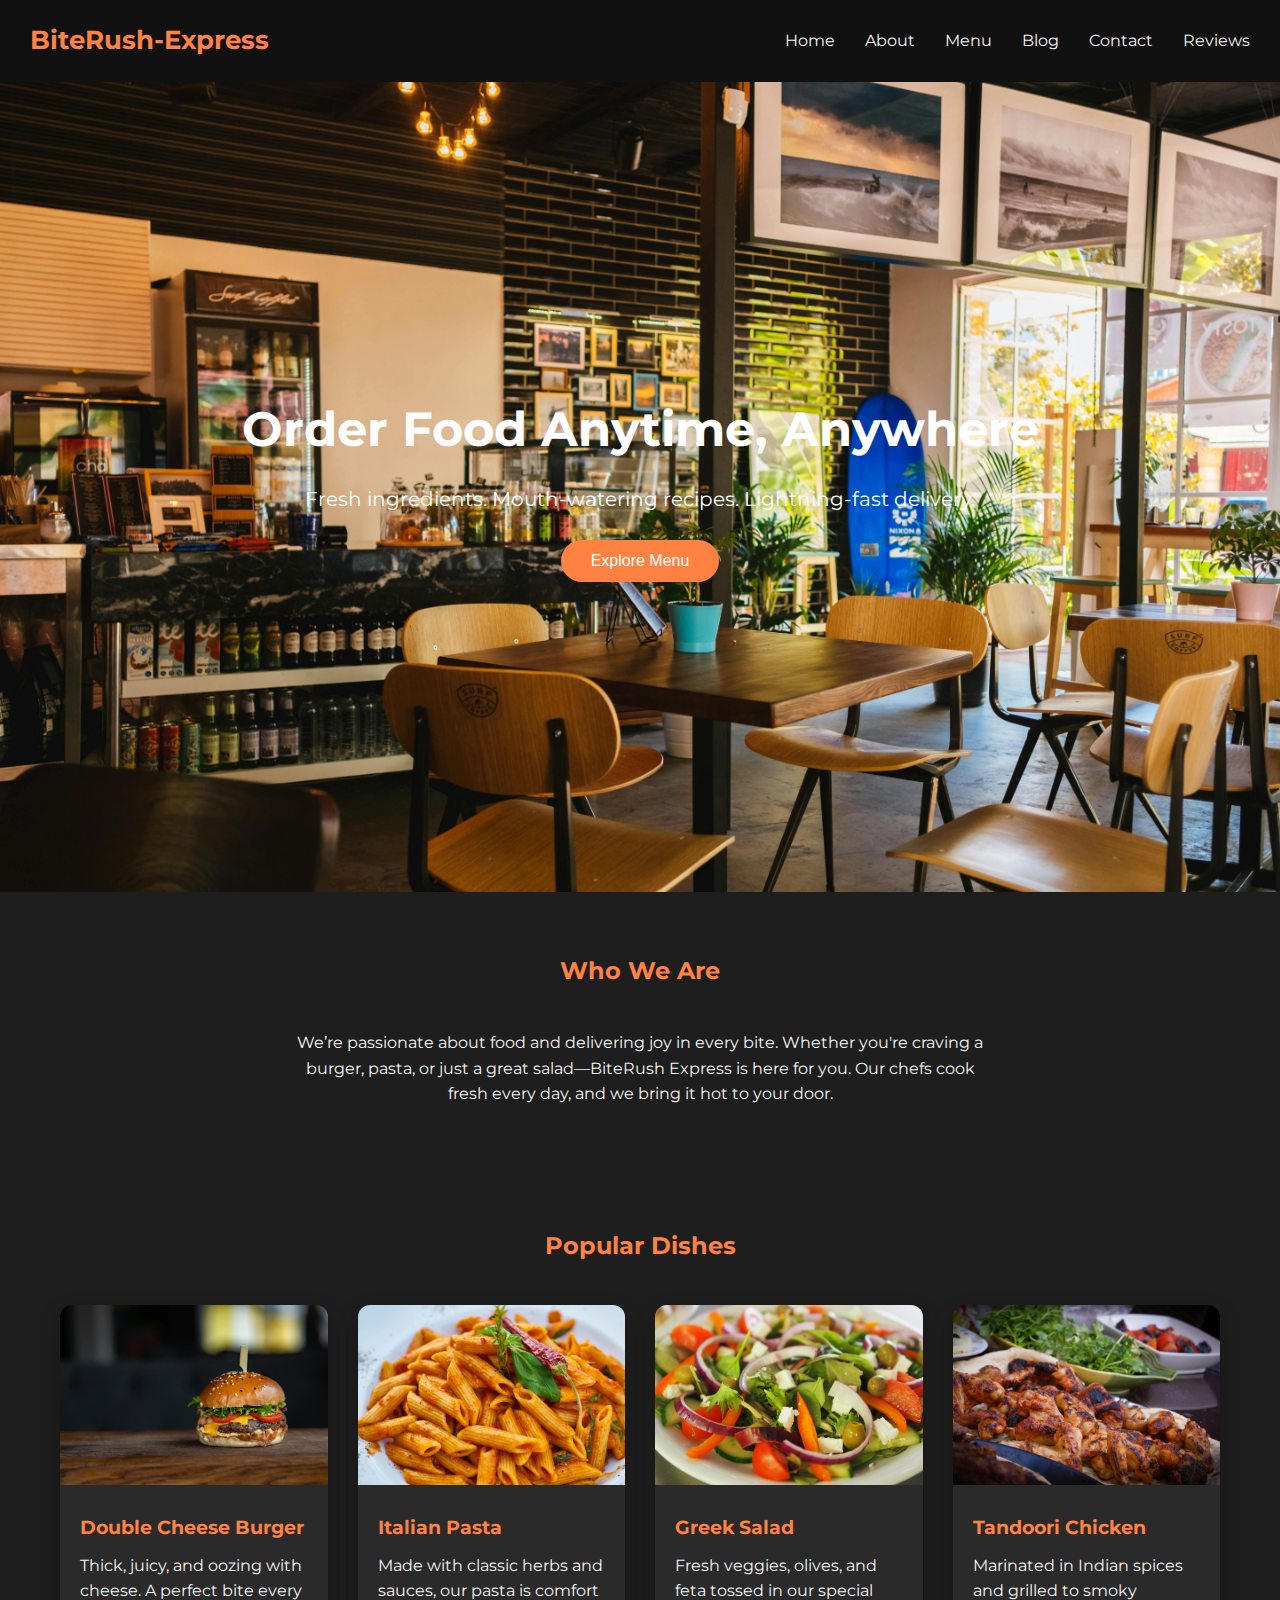
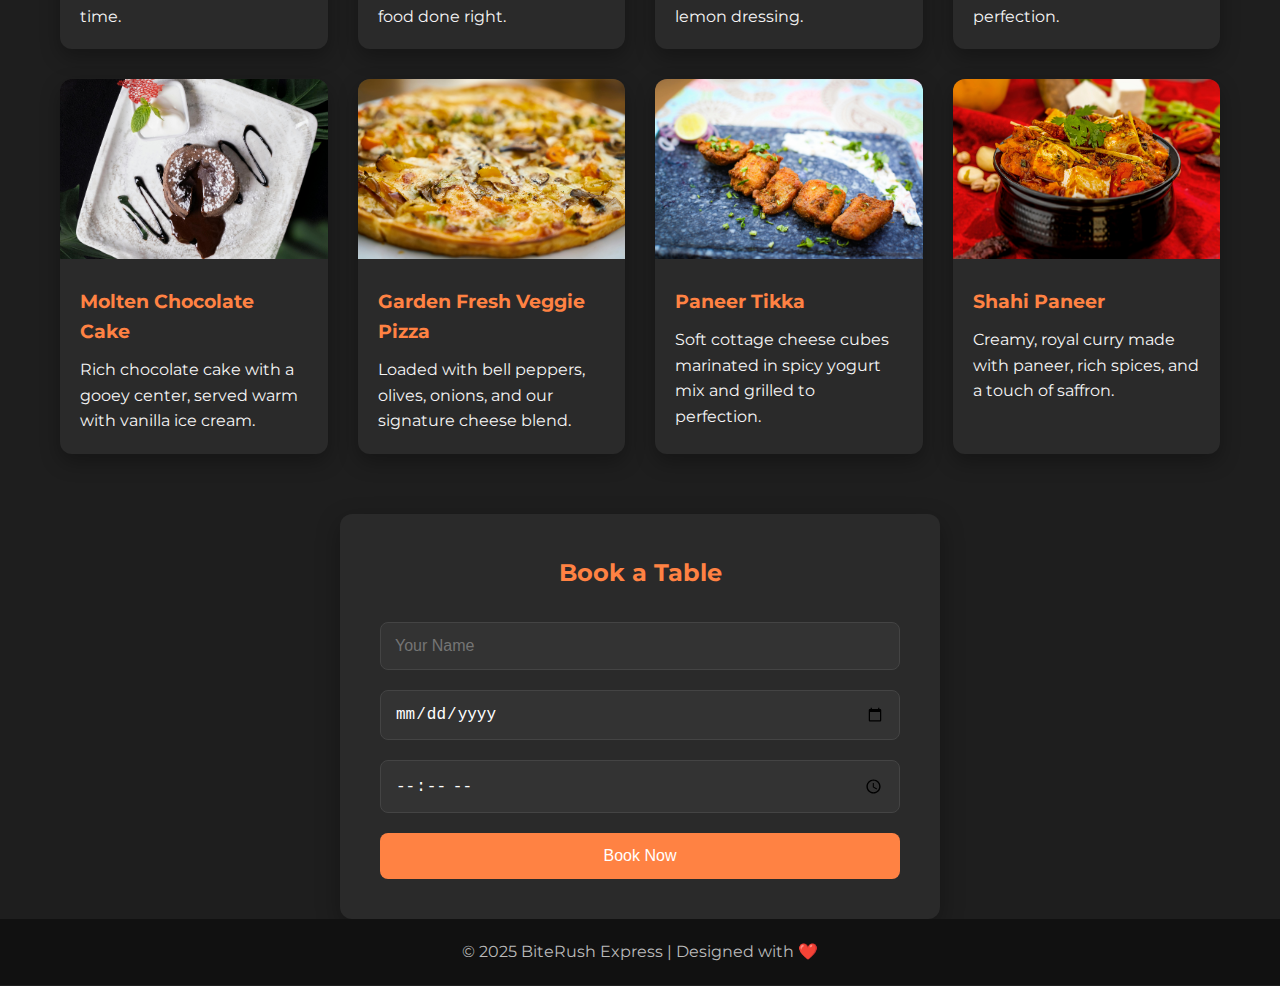
<file: index.html>
<!DOCTYPE html>
<html lang="en">
<head>
  <meta charset="UTF-8" />
  <meta name="viewport" content="width=device-width, initial-scale=1.0"/>
  <title>BiteRush Express</title>
  <link rel="stylesheet" href="styles.css">
  <link rel="stylesheet" href="script.js">
  <link href="https://fonts.googleapis.com/css2?family=Montserrat:wght@400;700&display=swap" rel="stylesheet">
</head>
<body>

  <header>
    <div class="logo">BiteRush-Express</div>
    <div class="menu-toggle" id="menu-toggle">
      <div class="bar"></div>
      <div class="bar"></div>
      <div class="bar"></div>
    </div>
    <nav id="nav">
      <a href="index.html">Home</a>
      <a href="about.html">About</a>
      <a href="menu.html">Menu</a>
      <a href="blog.html">Blog</a>
      <a href="contact.html">Contact</a>
      <a href="reviews.html">Reviews</a>
    </nav>
  </header>
  
  

  <section class="hero">
    <h1>Order Food Anytime, Anywhere</h1>
    <p>Fresh ingredients. Mouth-watering recipes. Lightning-fast delivery.</p>
    <button>Explore Menu</button>
  </section>

  <section class="section" id="about">
    <h2>Who We Are</h2>
    <div class="about">
      <p>We’re passionate about food and delivering joy in every bite. Whether you're craving a burger, pasta, or just a great salad—BiteRush Express is here for you. Our chefs cook fresh every day, and we bring it hot to your door.</p>
    </div>
  </section>

  <section class="section" id="menu">
    <h2>Popular Dishes</h2>
    <div class="cards">
      <div class="card">
        <img src="image/Burger.jpg" alt="burger" />
        <div class="card-body">
          <h3>Double Cheese Burger</h3>
          <p>Thick, juicy, and oozing with cheese. A perfect bite every time.</p>
        </div>
      </div>
      <div class="card">
        <img src="image/pasta.jpg" alt="pasta" />
        <div class="card-body">
          <h3>Italian Pasta</h3>
          <p>Made with classic herbs and sauces, our pasta is comfort food done right.</p>
        </div>
      </div>
      <div class="card">
        <img src="image/salad.jpg" alt="salad" />
        <div class="card-body">
          <h3>Greek Salad</h3>
          <p>Fresh veggies, olives, and feta tossed in our special lemon dressing.</p>
        </div>
      </div>
      <div class="card">
        <img src="image/Tandoori-Chicken.jpg" alt="Tandoori Chicken" />
        <div class="card-body">
          <h3>Tandoori Chicken</h3>
          <p>Marinated in Indian spices and grilled to smoky perfection.</p>
        </div>
      </div>
      
      <div class="card">
        <img src="image/chocolate-brownie.jpg" alt="Chocolate Dessert" />
        <div class="card-body">
          <h3>Molten Chocolate Cake</h3>
          <p>Rich chocolate cake with a gooey center, served warm with vanilla ice cream.</p>
        </div>
      </div>
      
      <div class="card">
        <img src="image/veg-pizza.jpg" alt="Veggie Pizza" />
        <div class="card-body">
          <h3>Garden Fresh Veggie Pizza</h3>
          <p>Loaded with bell peppers, olives, onions, and our signature cheese blend.</p>
        </div>
      </div>
      <div class="card">
        <img src="image/paneer-tikka.jpg" alt="Paneer Tikka" />
        <div class="card-body">
          <h3>Paneer Tikka</h3>
          <p>Soft cottage cheese cubes marinated in spicy yogurt mix and grilled to perfection.</p>
        </div>
      </div>
      
      <div class="card">
        <img src="image/shahi-paneer.jpg" alt="Shahi Paneer" />
        <div class="card-body">
          <h3>Shahi Paneer</h3>
          <p>Creamy, royal curry made with paneer, rich spices, and a touch of saffron.</p>
        </div>
      </div>
      
    </div>
  </section>
  <div class="booking-section">
    <h2>Book a Table</h2>
    <form class="booking-form" id="bookingForm">
      <input type="text" id="name" placeholder="Your Name" required />
      <input type="date" id="date" required />
      <input type="time" id="time" required />
      <button type="submit">Book Now</button>
    </form>
  </div>

  <div class="popup" id="popup">
    <div class="popup-content">
      <h3>🎉 Booking Confirmed!</h3>
      <p>Your table has been successfully booked. We look forward to serving you!</p>
      <button onclick="closePopup()">Close</button>
    </div>
  </div>

  <footer>
    &copy; 2025 BiteRush Express | Designed with ❤️
  </footer>

  <script src="script.js"></script>

</body>
</html>
</file>
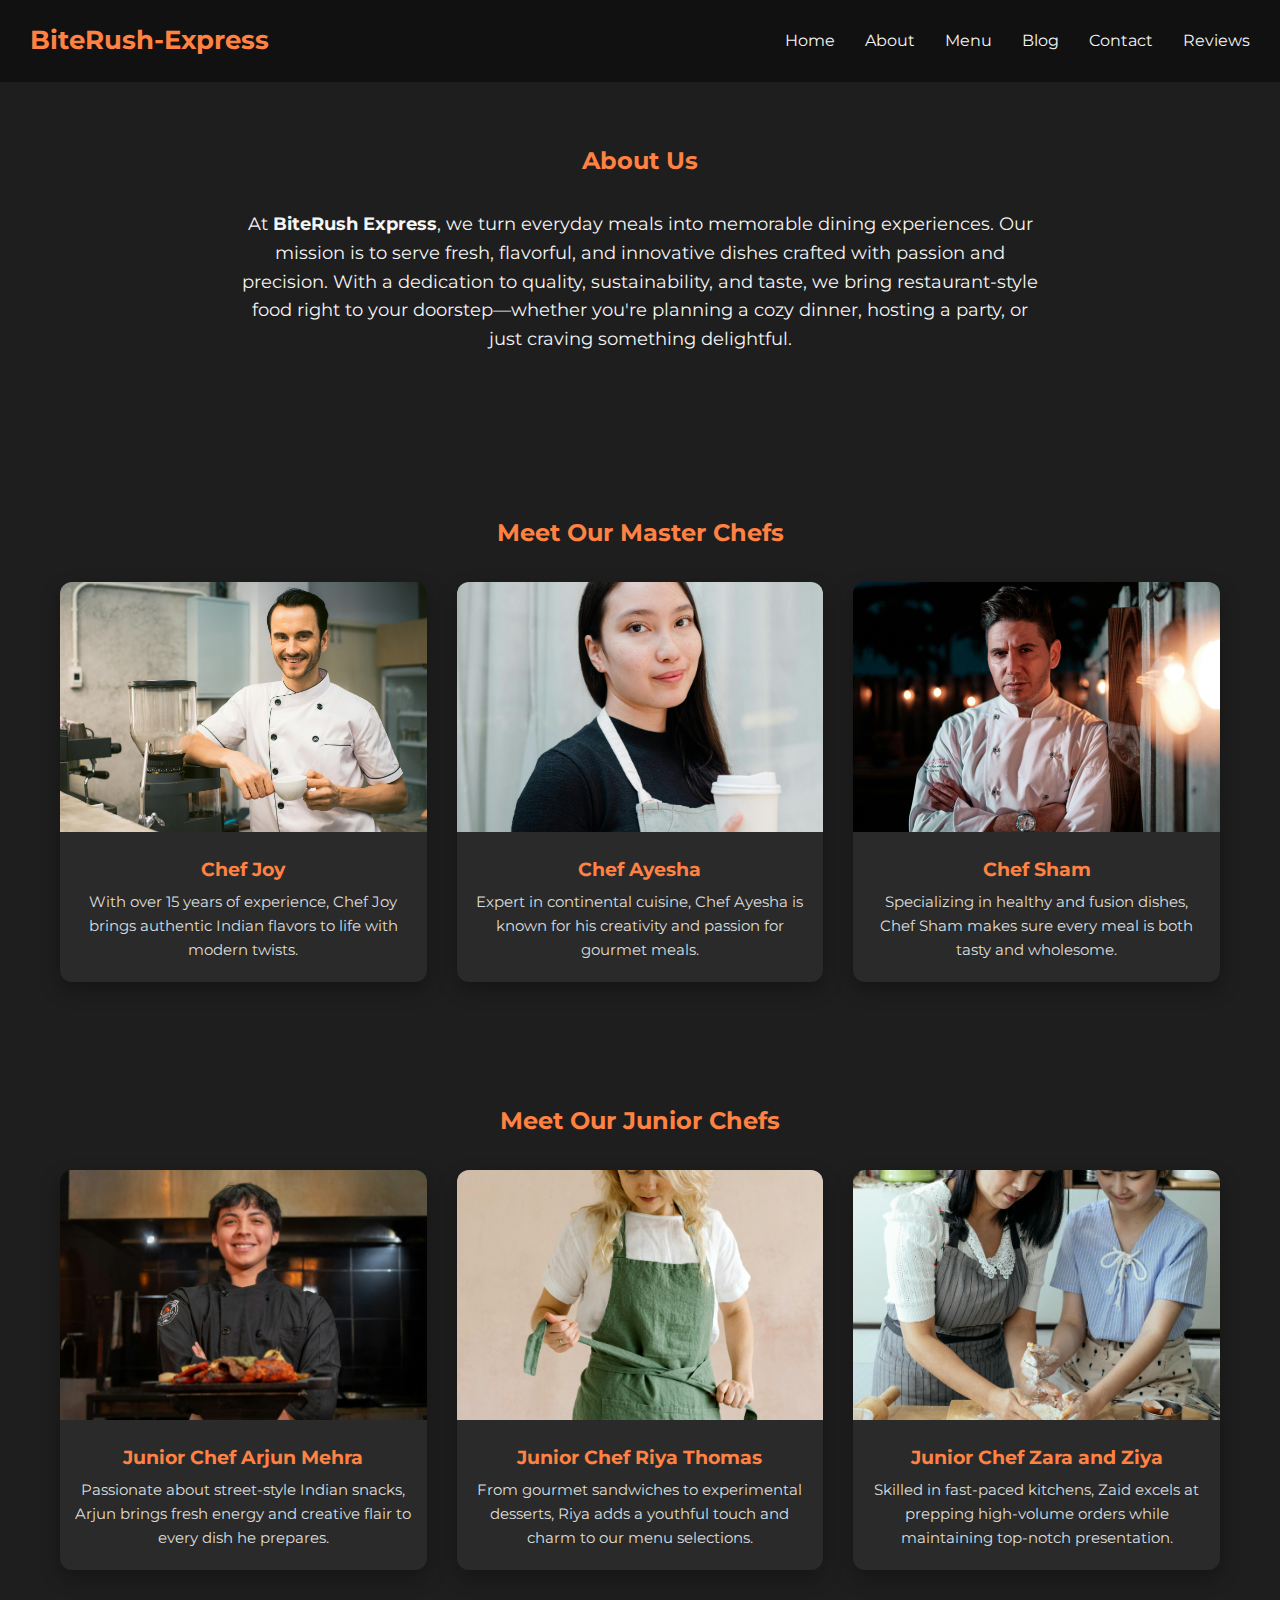
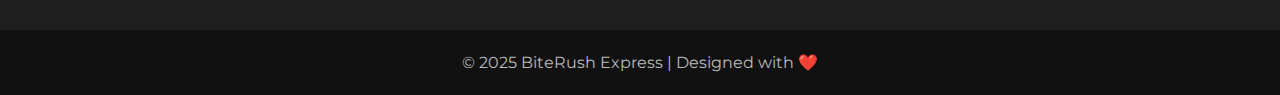
<file: about.html>
<!DOCTYPE html>
<html lang="en">
<head>
    <meta charset="UTF-8">
    <meta name="viewport" content="width=device-width, initial-scale=1.0">
    <title>BiteRush Express</title>
    <link rel="stylesheet" href="styles.css">
  <link rel="stylesheet" href="script.js">
  <link href="https://fonts.googleapis.com/css2?family=Montserrat:wght@400;700&display=swap" rel="stylesheet">
</head>
<body>
    <header>
        <div class="logo">BiteRush-Express</div>
        <div class="menu-toggle" id="menu-toggle">
          <div class="bar"></div>
          <div class="bar"></div>
          <div class="bar"></div>
        </div>
        <nav id="nav">
          <a href="index.html">Home</a>
          <a href="about.html">About</a>
          <a href="menu.html">Menu</a>
          <a href="blog.html">Blog</a>
          <a href="contact.html">Contact</a>
          <a href="reviews.html">Reviews</a>
        </nav>
      </header>
      <section class="sections"> 
        <h2>About Us</h2>
        <p class="about-text">
          At <strong>BiteRush Express</strong>, we turn everyday meals into memorable dining experiences. Our mission is to serve fresh, flavorful, and innovative dishes crafted with passion and precision. With a dedication to quality, sustainability, and taste, we bring restaurant-style food right to your doorstep—whether you're planning a cozy dinner, hosting a party, or just craving something delightful.
        </p>
      </section>
      
     <section class="sections">
        <h2>Meet Our Master Chefs</h2>
        <div class="chefs">
          <div class="chef-card">
            <img src="image/chef-1.jpg" alt="Chef Priya">
            <h3>Chef Joy</h3>
            <p>With over 15 years of experience, Chef Joy brings authentic Indian flavors to life with modern twists.</p>
          </div>
          <div class="chef-card">
            <img src="image/chef-2.jpg" alt="Chef Ayesha">
            <h3>Chef Ayesha</h3>
            <p>Expert in continental cuisine, Chef Ayesha is known for his creativity and passion for gourmet meals.</p>
          </div>
          <div class="chef-card">
            <img src="image/chef-3.jpg" alt="Chef ">
            <h3>Chef Sham</h3>
            <p>Specializing in healthy and fusion dishes, Chef Sham makes sure every meal is both tasty and wholesome.</p>
          </div>
        </div>
      </section>
      <section class="sections">
        <h2>Meet Our Junior Chefs</h2>
        <div class="chefs">
            <div class="chef-card">
                <img src="image/j1.jpg" alt="Junior Chef Arjun">
                <h3>Junior Chef Arjun Mehra</h3>
                <p>Passionate about street-style Indian snacks, Arjun brings fresh energy and creative flair to every dish he prepares.</p>
              </div>
              
              <div class="chef-card">
                <img src="image/j2.jpg" alt="Junior Chef Riya">
                <h3>Junior Chef Riya Thomas</h3>
                <p>From gourmet sandwiches to experimental desserts, Riya adds a youthful touch and charm to our menu selections.</p>
              </div>
              
              <div class="chef-card">
                <img src="image/j3.jpg" alt="Junior Chef Zaid">
                <h3>Junior Chef Zara and Ziya</h3>
                <p>Skilled in fast-paced kitchens, Zaid excels at prepping high-volume orders while maintaining top-notch presentation.</p>
              </div>      
        </div>
      </section>
      <footer>
        &copy; 2025 BiteRush Express | Designed with ❤️
      </footer>
      <script src="script.js"></script>
</body>
</html>
</file>
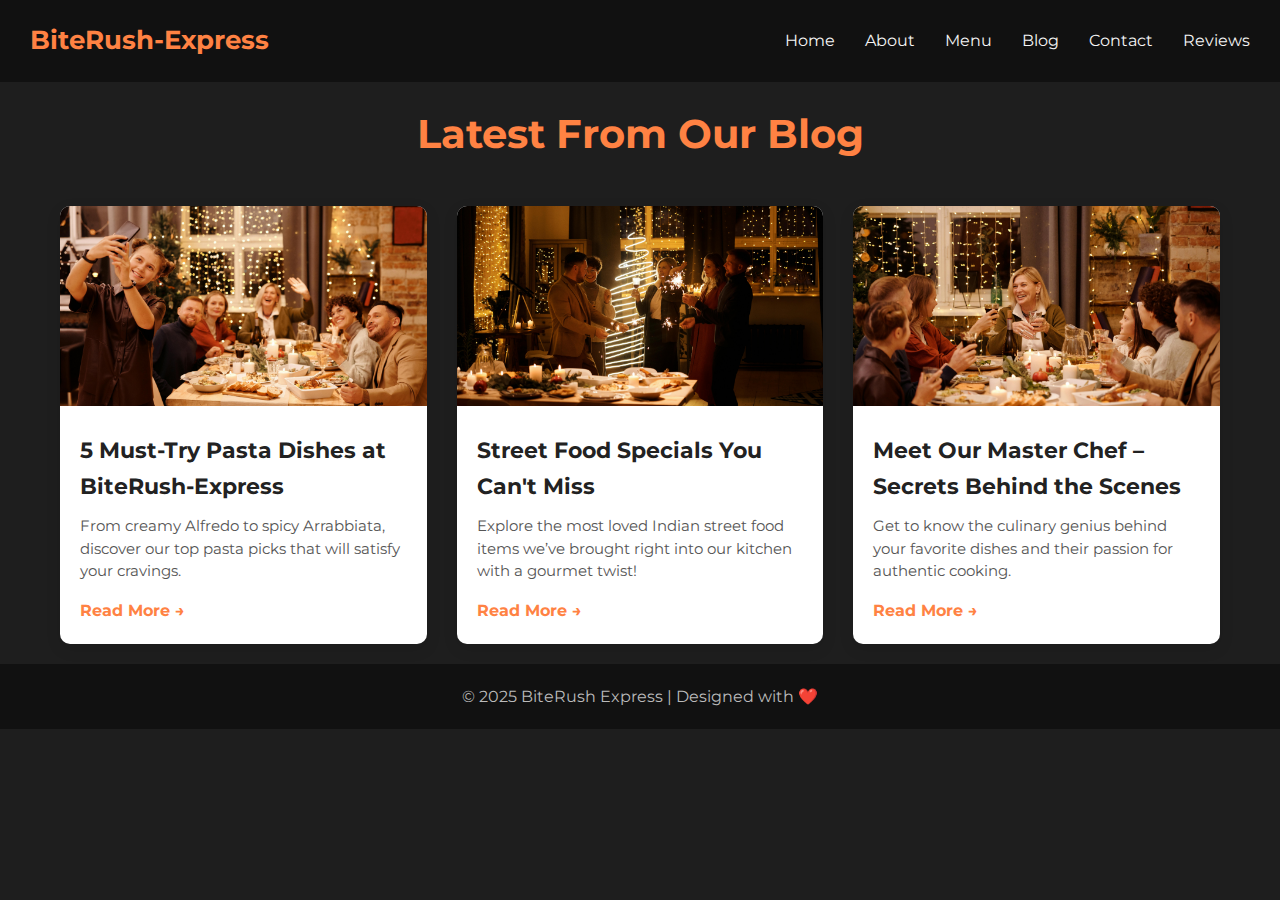
<file: blog.html>
<!DOCTYPE html>
<html lang="en">
<head>
    <meta charset="UTF-8">
    <meta name="viewport" content="width=device-width, initial-scale=1.0">
    <title>BiteRush Express</title>
    <link rel="stylesheet" href="styles.css">
  <link rel="stylesheet" href="script.js">
  <link href="https://fonts.googleapis.com/css2?family=Montserrat:wght@400;700&display=swap" rel="stylesheet">
</head>
<body>
    <header>
        <div class="logo">BiteRush-Express</div>
        <div class="menu-toggle" id="menu-toggle">
          <div class="bar"></div>
          <div class="bar"></div>
          <div class="bar"></div>
        </div>
        <nav id="nav">
          <a href="index.html">Home</a>
          <a href="about.html">About</a>
          <a href="menu.html">Menu</a>
          <a href="blog.html">Blog</a>
          <a href="contact.html">Contact</a>
          <a href="reviews.html">Reviews</a>
        </nav>
      </header>
      <section class="blog-section">
        <h2>Latest From Our Blog</h2>
        <div class="blog-container">
    
          <!-- Blog 1 -->
          <div class="blog-card">
            <img src="image/blog-1.jpg" alt="Pasta Blog">
            <div class="blog-content">
              <h3>5 Must-Try Pasta Dishes at BiteRush-Express</h3>
              <p>From creamy Alfredo to spicy Arrabbiata, discover our top pasta picks that will satisfy your cravings.</p>
              <a href="#">Read More →</a>
            </div>
          </div>
    
          <!-- Blog 2 -->
          <div class="blog-card">
            <img src="image/blog-2.jpg" alt="Street Food">
            <div class="blog-content">
              <h3>Street Food Specials You Can't Miss</h3>
              <p>Explore the most loved Indian street food items we’ve brought right into our kitchen with a gourmet twist!</p>
              <a href="#">Read More →</a>
            </div>
          </div>
    
          <!-- Blog 3 -->
          <div class="blog-card">
            <img src="image/blog-3.jpg" alt="Chef Blog">
            <div class="blog-content">
              <h3>Meet Our Master Chef – Secrets Behind the Scenes</h3>
              <p>Get to know the culinary genius behind your favorite dishes and their passion for authentic cooking.</p>
              <a href="#">Read More →</a>
            </div>
          </div>
    
        </div>
      </section>
      <footer>
        &copy; 2025 BiteRush Express | Designed with ❤️
      </footer>
    
      <script src="script.js"></script>
</body>
</html>
</file>
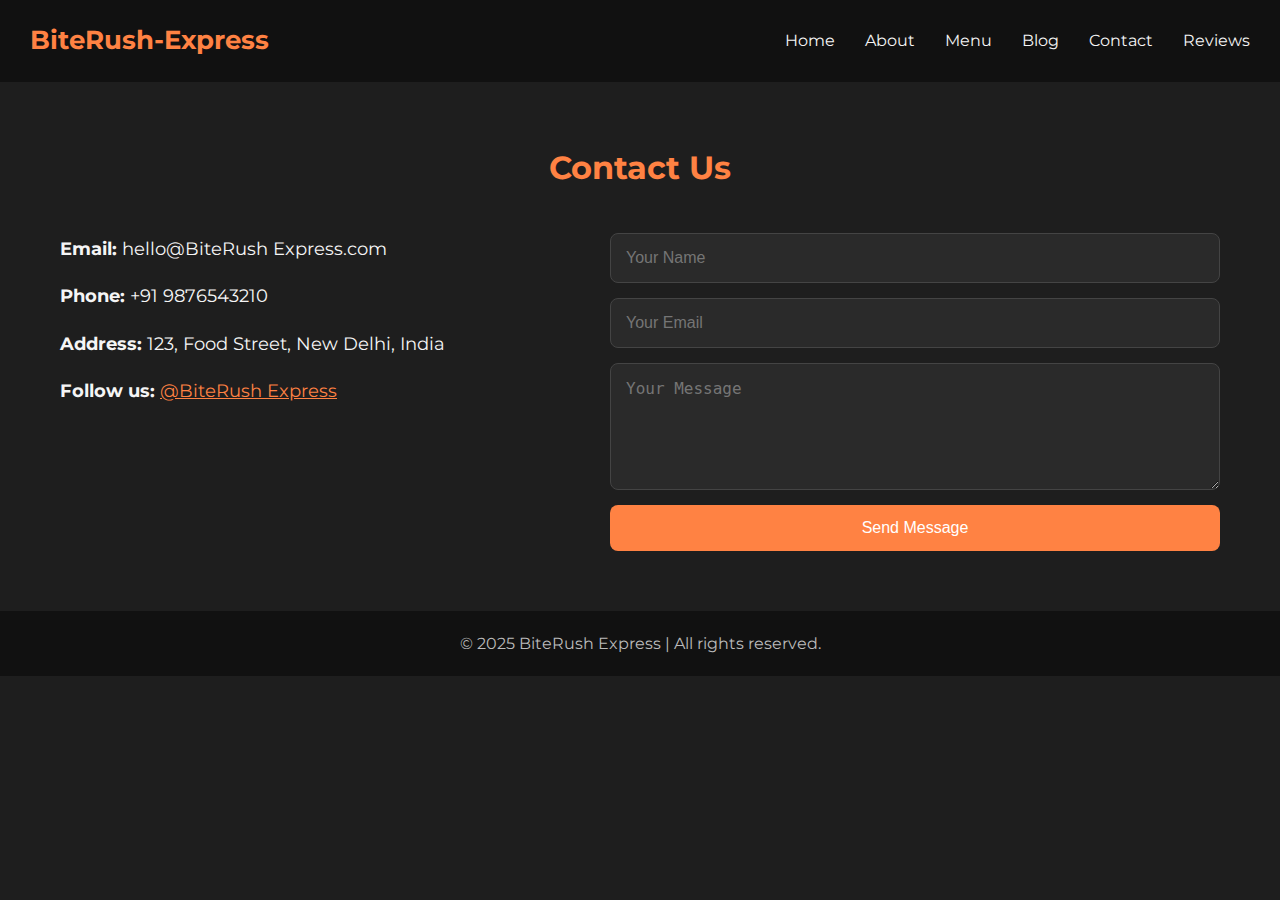
<file: contact.html>
<!DOCTYPE html>
<html lang="en">
<head>
  <meta charset="UTF-8" />
  <meta name="viewport" content="width=device-width, initial-scale=1.0"/>
  <title>BiteRush Express</title>
  <link href="https://fonts.googleapis.com/css2?family=Montserrat:wght@400;700&display=swap" rel="stylesheet">
  <link rel="stylesheet" href="styles.css" />
  <link rel="stylesheet" href="script.js">
</head>
<body>

    <header>
        <div class="logo">BiteRush-Express</div>
        <div class="menu-toggle" id="menu-toggle">
          <div class="bar"></div>
          <div class="bar"></div>
          <div class="bar"></div>
        </div>
        <nav id="nav">
          <a href="index.html">Home</a>
          <a href="about.html">About</a>
          <a href="menu.html">Menu</a>
          <a href="blog.html">Blog</a>
          <a href="contact.html">Contact</a>
          <a href="reviews.html">Reviews</a>
        </nav>
      </header>

  <section class="section contact-page">
    <h2>Contact Us</h2>
    <div class="contact-container">
      <div class="contact-info">
        <p><strong>Email:</strong> hello@BiteRush Express.com</p>
        <p><strong>Phone:</strong> +91 9876543210</p>
        <p><strong>Address:</strong> 123, Food Street, New Delhi, India</p>
        <p><strong>Follow us:</strong> <a href="#" style="color:#ff8243">@BiteRush Express</a></p>
      </div>
      <form class="contact-form">
        <input type="text" placeholder="Your Name" required />
        <input type="email" placeholder="Your Email" required />
        <textarea placeholder="Your Message" rows="5" required></textarea>
        <button type="submit">Send Message</button>
      </form>
    </div>
  </section>

  <footer>
    &copy; 2025 BiteRush Express | All rights reserved.
  </footer>
  <script src="script.js"></script>
</body>
</html>
</file>
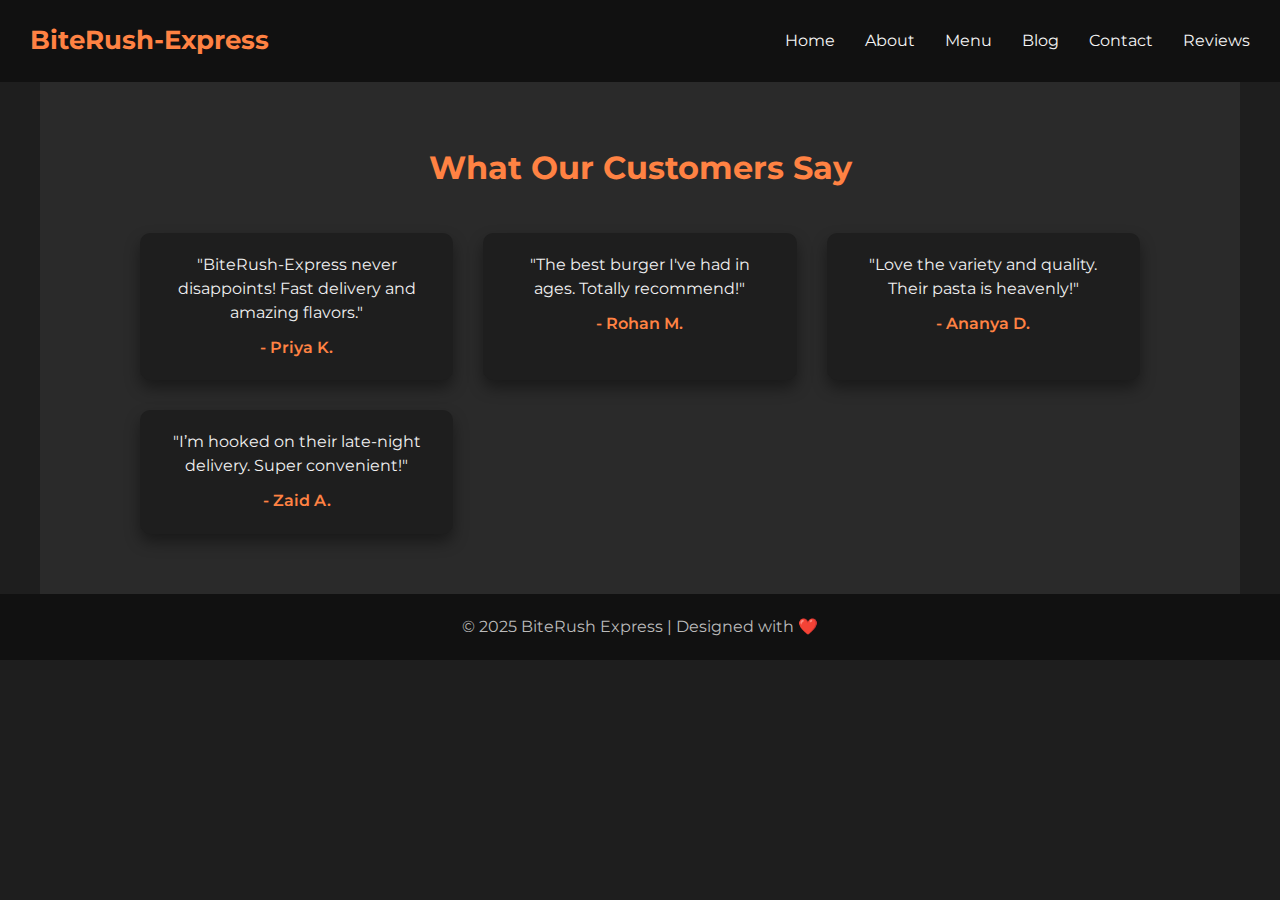
<file: reviews.html>
<!DOCTYPE html>
<html lang="en">
<head>
    <meta charset="UTF-8">
    <meta name="viewport" content="width=device-width, initial-scale=1.0">
    <title>BiteRush Express</title>
    <link rel="stylesheet" href="styles.css">
  <link rel="stylesheet" href="script.js">
  <link href="https://fonts.googleapis.com/css2?family=Montserrat:wght@400;700&display=swap" rel="stylesheet">
</head>
<body>
    <header>
        <div class="logo">BiteRush-Express</div>
        <div class="menu-toggle" id="menu-toggle">
          <div class="bar"></div>
          <div class="bar"></div>
          <div class="bar"></div>
        </div>
        <nav id="nav">
          <a href="index.html">Home</a>
          <a href="about.html">About</a>
          <a href="menu.html">Menu</a>
          <a href="blog.html">Blog</a>
          <a href="contact.html">Contact</a>
          <a href="reviews.html">Reviews</a>
        </nav>
      </header>
    <section class="section" id="testimonials">
        <h2>What Our Customers Say</h2>
        <div class="testimonials-container">
          <div class="testimonial">
            <p>"BiteRush-Express never disappoints! Fast delivery and amazing flavors."</p>
            <strong>- Priya K.</strong>
          </div>
          <div class="testimonial">
            <p>"The best burger I've had in ages. Totally recommend!"</p>
            <strong>- Rohan M.</strong>
          </div>
          <div class="testimonial">
            <p>"Love the variety and quality. Their pasta is heavenly!"</p>
            <strong>- Ananya D.</strong>
          </div>
          <div class="testimonial">
            <p>"I’m hooked on their late-night delivery. Super convenient!"</p>
            <strong>- Zaid A.</strong>
          </div>
        </div>
      </section>
      <footer>
        &copy; 2025 BiteRush Express | Designed with ❤️
      </footer>
      <script src="script.js"></script>
</body>
</html>
</file>
<file: styles.css>
* {
  box-sizing: border-box;
  margin: 0;
  padding: 0;
}

body {
  font-family: 'Montserrat', sans-serif;
  background-color: #1e1e1e;
  color: #f5f5f5;
  line-height: 1.6;
}

header {
  background-color: #111;
  padding: 20px 30px;
  display: flex;
  justify-content: space-between;
  align-items: center;
  position: sticky;
  top: 0;
  z-index: 1000;
}

.logo {
  font-size: 26px;
  font-weight: 700;
  color: #ff8243;
}

nav {
  display: flex;
  gap: 30px;
}

nav a {
  text-decoration: none;
  color: #f5f5f5;
  transition: color 0.3s;
}

nav a:hover {
  color: #ff8243;
}

.menu-toggle {
  display: none;
  flex-direction: column;
  cursor: pointer;
}

.bar {
  height: 3px;
  width: 25px;
  background-color: white;
  margin: 4px 0;
}

/* Mobile Responsive Slide Menu */
@media (max-width: 768px) {
  nav {
    position: fixed;
    top: 0;
    right: -250px;
    width: 250px;
    height: 100%;
    background-color: #222;
    flex-direction: column;
    justify-content: center;
    align-items: center;
    gap: 20px;
    padding: 40px 0;
    transition: right 0.4s ease-in-out;
    box-shadow: -3px 0 15px rgba(0, 0, 0, 0.3);
  }

  nav.active {
    right: 0;
  }

  .menu-toggle {
    display: flex;
  }
}

.hero {
  background: url('image/background-image.jpg') no-repeat center center/cover;
  height: 90vh;
  display: flex;
  flex-direction: column;
  justify-content: center;
  align-items: center;
  text-align: center;
  padding: 0 20px;
  color: white;
}

.hero h1 {
  font-size: 48px;
  margin-bottom: 15px;
}

.hero p {
  font-size: 20px;
  margin-bottom: 25px;
}

.hero button {
  background-color: #ff8243;
  border: none;
  padding: 12px 30px;
  color: rgb(255, 255, 255);
  font-size: 16px;
  border-radius: 30px;
  cursor: pointer;
  transition: background-color 0.3s;
}

.hero button:hover {
  background-color: #e46a2e;
}

.section {
  padding: 60px 20px;
  max-width: 1200px;
  margin: auto;
}

.section h2 {
  text-align: center;
  margin-bottom: 40px;
  color: #ff8243;
}

.cards {
  display: grid;
  grid-template-columns: repeat(auto-fit, minmax(250px, 1fr));
  gap: 30px;
}

.card {
  background-color: #2a2a2a;
  border-radius: 12px;
  overflow: hidden;
  box-shadow: 0 8px 20px rgba(0,0,0,0.3);
  transition: transform 0.3s;
}

.card:hover {
  transform: translateY(-5px);
}

.card img {
  width: 100%;
  height: 180px;
  object-fit: cover;
}

.card-body {
  padding: 20px;
}

.card-body h3 {
  margin-bottom: 10px;
  color: #ff8243;
}

.contact, .about {
  text-align: center;
  max-width: 700px;
  margin: auto;
}
.sections {
  padding: 60px 20px;
  max-width: 1200px;
  margin: auto;
}

.sections h2 {
  text-align: center;
  margin-bottom: 30px;
  color: #ff8243;
}

.about-text {
  text-align: center;
  font-size: 18px;
  max-width: 800px;
  margin: 0 auto 40px auto;
}

.chefs {
  display: grid;
  grid-template-columns: repeat(auto-fit, minmax(250px, 1fr));
  gap: 30px;
}

.chef-card {
  background-color: #2a2a2a;
  border-radius: 12px;
  overflow: hidden;
  box-shadow: 0 8px 20px rgba(0,0,0,0.3);
  text-align: center;
  padding-bottom: 20px;
  transition: transform 0.3s;
}

.chef-card:hover {
  transform: translateY(-8px);
}

.chef-card img {
  width: 100%;
  height: 250px;
  object-fit: cover;
}

.chef-card h3 {
  margin: 15px 0 5px 0;
  color: #ff8243;
}

.chef-card p {
  padding: 0 15px;
  font-size: 15px;
  color: #ddd;
}
/* Contact Page Styling */
.section.contact-page {
  padding: 60px 20px;
  background-color: #1e1e1e;
  color: #f5f5f5;
  font-family: 'Montserrat', sans-serif;
}

.contact-page h2 {
  text-align: center;
  margin-bottom: 40px;
  font-size: 32px;
  color: #ff8243;
}

.contact-container {
  display: flex;
  flex-wrap: wrap;
  gap: 40px;
  justify-content: space-between;
  max-width: 1200px;
  margin: 0 auto;
}

.contact-info {
  flex: 1 1 300px;
  font-size: 18px;
  line-height: 1.8;
}

.contact-info p {
  margin-bottom: 15px;
}

.contact-form {
  flex: 1 1 400px;
  display: flex;
  flex-direction: column;
  gap: 15px;
}

.contact-form input,
.contact-form textarea {
  padding: 15px;
  background-color: #2a2a2a;
  border: 1px solid #444;
  border-radius: 8px;
  color: #fff;
  font-size: 16px;
  transition: all 0.3s ease;
}

.contact-form input:focus,
.contact-form textarea:focus {
  border-color: #ff8243;
  outline: none;
  background-color: #333;
}

.contact-form button {
  padding: 14px;
  background-color: #ff8243;
  color: #fff;
  border: none;
  border-radius: 8px;
  font-size: 16px;
  cursor: pointer;
  transition: background-color 0.3s ease;
}

.contact-form button:hover {
  background-color: #e56e2c;
}

/* Responsive Styling */
@media (max-width: 768px) {
  .contact-container {
    flex-direction: column;
    align-items: center;
  }

  .contact-form,
  .contact-info {
    width: 100%;
  }

  .contact-form textarea {
    resize: vertical;
  }
}

#testimonials {
  background-color: #2a2a2a;
  color: #fff;
  padding: 60px 20px;
}

#testimonials h2 {
  text-align: center;
  margin-bottom: 40px;
  color: #ff8243;
  font-size: 32px;
}

.testimonials-container {
  display: grid;
  grid-template-columns: repeat(auto-fit, minmax(250px, 1fr));
  gap: 30px;
  max-width: 1000px;
  margin: auto;
}

.testimonial {
  background-color: #1e1e1e;
  padding: 20px 25px;
  border-radius: 10px;
  box-shadow: 0 8px 15px rgba(0, 0, 0, 0.4);
  text-align: center;
  transition: transform 0.3s ease;
}

.testimonial:hover {
  transform: translateY(-5px);
}

.testimonial p {
  font-size: 16px;
  margin-bottom: 10px;
  line-height: 1.5;
  color: #f0f0f0;
}

.testimonial strong {
  color: #ff8243;
  font-weight: 600;
}
.booking-section {
  max-width: 600px;
  margin: auto;
  background-color: #2a2a2a;
  padding: 40px;
  border-radius: 12px;
  box-shadow: 0 8px 25px rgba(0, 0, 0, 0.3);
}

.booking-section h2 {
  text-align: center;
  margin-bottom: 30px;
  color: #ff8243;
}

.booking-form {
  display: flex;
  flex-direction: column;
  gap: 20px;
}

.booking-form input {
  padding: 14px;
  border-radius: 8px;
  border: 1px solid #444;
  background-color: #333;
  color: white;
  font-size: 16px;
  transition: border 0.3s ease;
}

.booking-form input:focus {
  border-color: #ff8243;
  outline: none;
}

.booking-form button {
  background-color: #ff8243;
  color: white;
  padding: 14px;
  border: none;
  border-radius: 8px;
  font-size: 16px;
  cursor: pointer;
  transition: background-color 0.3s ease;
}

.booking-form button:hover {
  background-color: #e46a2e;
}

/* Popup Modal */
.popup {
  position: fixed;
  top: 0;
  left: 0;
  width: 100%;
  height: 100%;
  background-color: rgba(0, 0, 0, 0.7);
  display: none;
  justify-content: center;
  align-items: center;
  z-index: 1000;
}

.popup-content {
  background-color: #2a2a2a;
  padding: 30px;
  border-radius: 12px;
  text-align: center;
  color: #7CFC00;
  max-width: 90%;
}

.popup-content h3 {
  margin-bottom: 15px;
}

.popup-content button {
  margin-top: 20px;
  padding: 10px 20px;
  background-color: #ff8243;
  border: none;
  color: white;
  border-radius: 8px;
  cursor: pointer;
  font-size: 16px;
}

.popup-content button:hover {
  background-color: #e46a2e;
}

@media (max-width: 600px) {
  .booking-section {
    padding: 30px 20px;
  }
}
.menu-section {
  max-width: 1100px;
  margin: auto;
  padding: 40px 20px;
  text-align: center;
}

.menu-section h2 {
  color: #ff8243;
  margin-bottom: 30px;
  font-size: 32px;
}

.menu-filters {
  margin-bottom: 30px;
}

.filter-btn {
  padding: 10px 20px;
  background-color: #333;
  color: white;
  border: none;
  margin: 0 5px;
  cursor: pointer;
  border-radius: 5px;
  transition: background 0.3s;
}

.filter-btn:hover,
.filter-btn.active {
  background-color: #ff8243;
}

.menu-items {
  display: grid;
  grid-template-columns: repeat(auto-fit, minmax(260px, 1fr));
  gap: 25px;
}

.menu-card {
  background-color: #2c2c2c;
  border-radius: 12px;
  padding: 15px;
  box-shadow: 0 4px 12px rgba(0, 0, 0, 0.4);
  transition: transform 0.3s;
  text-align: left;
}

.menu-card:hover {
  transform: translateY(-5px);
}

.menu-card img {
  width: 100%;
  height: 180px;
  object-fit: cover;
  border-radius: 8px;
  margin-bottom: 10px;
}

.menu-card h3 {
  color: #ff8243;
  margin-bottom: 8px;
  font-size: 20px;
}

.menu-card p {
  font-size: 15px;
  color: #ccc;
  margin-bottom: 10px;
}

.menu-card span {
  font-weight: bold;
  color: #7CFC00;
  font-size: 16px;
}
.blog-section {
      max-width: 1200px;
      margin: auto;
      padding: 20px;
    }

    .blog-section h2 {
      text-align: center;
      font-size: 2.5rem;
      margin-bottom: 40px;
      color: #ff8243;
    }

    .blog-container {
      display: grid;
      grid-template-columns: repeat(auto-fit, minmax(280px, 1fr));
      gap: 30px;
    }

    .blog-card {
      background-color: white;
      border-radius: 10px;
      overflow: hidden;
      box-shadow: 0 5px 15px rgba(0,0,0,0.1);
      transition: transform 0.3s ease;
    }

    .blog-card:hover {
      transform: translateY(-5px);
    }

    .blog-card img {
      width: 100%;
      height: 200px;
      object-fit: cover;
    }

    .blog-content {
      padding: 20px;
    }

    .blog-content h3 {
      margin: 0 0 10px;
      font-size: 1.4rem;
      color: #222;
    }

    .blog-content p {
      font-size: 0.95rem;
      line-height: 1.5;
      color: #555;
    }

    .blog-content a {
      display: inline-block;
      margin-top: 15px;
      text-decoration: none;
      color: #ff8243;
      font-weight: bold;
    }

    .blog-content a:hover {
      text-decoration: underline;
    }

    @media (max-width: 600px) {
      .blog-section h2 {
        font-size: 2rem;
      }
    }

footer {
  background-color: #111;
  text-align: center;
  padding: 20px;
  color: #bbb;
}
</file>
